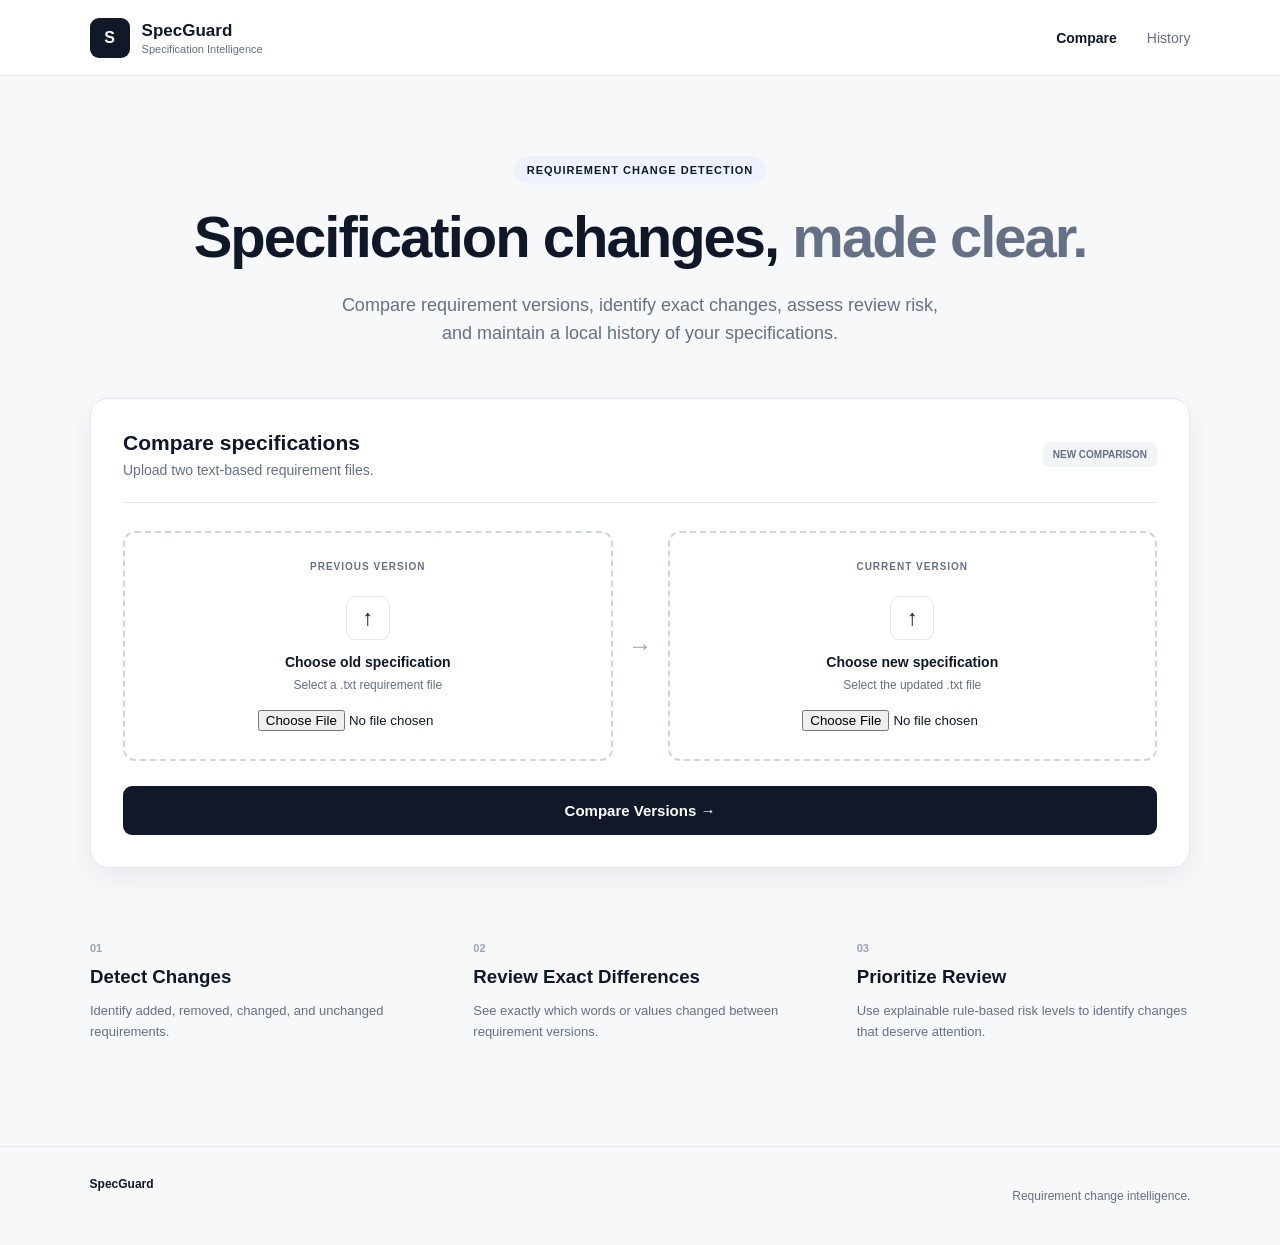
<file: index.html>
<!DOCTYPE html>
<html lang="en">

<head>

    <meta charset="UTF-8">
    <meta name="viewport" content="width=device-width, initial-scale=1.0">

    <title>SpecGuard | Requirement Change Detection & Analysis</title>

    <meta
        name="description"
        content="SpecGuard compares software requirement versions, detects added, removed, changed and unchanged requirements, highlights exact differences, and provides explainable rule-based review priorities."
    >

    <meta
        name="keywords"
        content="SpecGuard, requirement change detection, requirements engineering, specification comparison, software requirements, change analysis"
    >

    <meta name="author" content="Rochishna Boddireddy">
    <meta name="robots" content="index, follow">

    <link
        rel="canonical"
        href="https://rboddire-source.github.io/SpecGuard/"
    >

    <meta property="og:type" content="website">
    <meta
        property="og:title"
        content="SpecGuard | Requirement Change Detection & Analysis"
    >
    <meta
        property="og:description"
        content="Compare software requirement versions, identify exact changes, and prioritize review using transparent rule-based analysis."
    >
    <meta
        property="og:url"
        content="https://rboddire-source.github.io/SpecGuard/"
    >
    <meta property="og:site_name" content="SpecGuard">

    <script type="application/ld+json">
    {
        "@context": "https://schema.org",
        "@type": "SoftwareApplication",
        "name": "SpecGuard",
        "url": "https://rboddire-source.github.io/SpecGuard/",
        "applicationCategory": "DeveloperApplication",
        "operatingSystem": "Web",
        "description": "A requirement change detection tool that compares software specification versions, identifies exact differences, and provides explainable rule-based review priorities.",
        "author": {
            "@type": "Person",
            "name": "Rochishna Boddireddy"
        },
        "codeRepository": "https://github.com/rboddire-source/SpecGuard"
    }
    </script>

    <link rel="stylesheet" href="static/style.css">

</head>

<body>

<nav class="navbar">
    <a href="#" class="brand" onclick="showComparePage(); return false;">
        <div class="brand-icon">S</div>

        <div>
            <span class="brand-name">SpecGuard</span>
            <span class="brand-tagline">
                Specification Intelligence
            </span>
        </div>
    </a>

    <div class="nav-links">
        <a
            href="#"
            id="compareNav"
            class="active"
            onclick="showComparePage(); return false;"
        >
            Compare
        </a>

        <a
            href="#"
            id="historyNav"
            onclick="showHistoryPage(); return false;"
        >
            History
        </a>
    </div>
</nav>


<main>

    <!-- =====================================================
         COMPARE PAGE
    ====================================================== -->

    <div id="comparePage">

        <section class="hero">

            <div class="hero-badge">
                REQUIREMENT CHANGE DETECTION
            </div>

            <h1>
                Specification changes,
                <span>made clear.</span>
            </h1>

            <p>
                Compare requirement versions, identify exact changes,
                assess review risk, and maintain a local history
                of your specifications.
            </p>

        </section>


        <section class="comparison-card">

            <div class="card-header">

                <div>
                    <h2>Compare specifications</h2>

                    <p>
                        Upload two text-based requirement files.
                    </p>
                </div>

                <div class="step">
                    NEW COMPARISON
                </div>

            </div>


            <form id="comparisonForm">

                <div class="upload-grid">

                    <label class="upload-panel">

                        <span class="file-label">
                            PREVIOUS VERSION
                        </span>

                        <div class="upload-icon">↑</div>

                        <strong>
                            Choose old specification
                        </strong>

                        <span class="upload-description">
                            Select a .txt requirement file
                        </span>

                        <input
                            type="file"
                            id="oldFile"
                            accept=".txt"
                            required
                        >

                    </label>


                    <div class="arrow">
                        →
                    </div>


                    <label class="upload-panel">

                        <span class="file-label">
                            CURRENT VERSION
                        </span>

                        <div class="upload-icon">↑</div>

                        <strong>
                            Choose new specification
                        </strong>

                        <span class="upload-description">
                            Select the updated .txt file
                        </span>

                        <input
                            type="file"
                            id="newFile"
                            accept=".txt"
                            required
                        >

                    </label>

                </div>


                <button
                    class="compare-button"
                    type="submit"
                >
                    Compare Versions
                    <span>→</span>
                </button>

            </form>

        </section>


        <section class="features">

            <div>
                <span>01</span>

                <h3>Detect Changes</h3>

                <p>
                    Identify added, removed, changed,
                    and unchanged requirements.
                </p>
            </div>


            <div>
                <span>02</span>

                <h3>Review Exact Differences</h3>

                <p>
                    See exactly which words or values changed
                    between requirement versions.
                </p>
            </div>


            <div>
                <span>03</span>

                <h3>Prioritize Review</h3>

                <p>
                    Use explainable rule-based risk levels
                    to identify changes that deserve attention.
                </p>
            </div>

        </section>

    </div>


    <!-- =====================================================
         RESULTS PAGE
    ====================================================== -->

    <div id="resultsPage" style="display: none;">

        <section class="page-heading">

            <div>
                <div class="hero-badge">
                    COMPARISON COMPLETE
                </div>

                <h1>
                    Specification changes
                </h1>

                <p>
                    Review the differences detected between
                    the previous and current versions.
                </p>
            </div>


            <button
                class="secondary-button"
                onclick="showComparePage()"
            >
                + New Comparison
            </button>

        </section>


        <section class="summary">

            <div>
                <strong id="changedCount">0</strong>
                <span>Changed</span>
            </div>

            <div>
                <strong id="addedCount">0</strong>
                <span>Added</span>
            </div>

            <div>
                <strong id="removedCount">0</strong>
                <span>Removed</span>
            </div>

            <div>
                <strong id="unchangedCount">0</strong>
                <span>Unchanged</span>
            </div>

        </section>


        <section class="results-card">

            <div class="card-header">

                <div>
                    <h2>Change details</h2>

                    <p id="comparisonFileNames">
                        Previous and current requirements
                        shown side-by-side.
                    </p>
                </div>

            </div>


            <div class="table-wrapper">

                <table>

                    <thead>
                        <tr>
                            <th>Status</th>
                            <th>Previous Requirement</th>
                            <th>Current Requirement</th>
                            <th>Detected Change</th>
                            <th>Risk Analysis</th>
                        </tr>
                    </thead>

                    <tbody id="resultsBody">
                    </tbody>

                </table>

            </div>

        </section>


        <div class="bottom-actions">

            <button
                class="secondary-button"
                onclick="showComparePage()"
            >
                Compare Another Version
            </button>


            <div class="result-actions">

                <button
                    class="secondary-button"
                    onclick="downloadCurrentCSV()"
                >
                    Download CSV
                </button>


                <button
                    class="primary-link button-link"
                    onclick="showHistoryPage()"
                >
                    View History →
                </button>

            </div>

        </div>

    </div>


    <!-- =====================================================
         HISTORY PAGE
    ====================================================== -->

    <div id="historyPage" style="display: none;">

        <section class="page-heading">

            <div>
                <div class="hero-badge">
                    AUDIT TRAIL
                </div>

                <h1>
                    Comparison history
                </h1>

                <p>
                    Review specification comparisons saved
                    in this browser.
                </p>
            </div>


            <button
                class="secondary-button"
                onclick="showComparePage()"
            >
                + New Comparison
            </button>

        </section>


        <section class="results-card">

            <div class="card-header">

                <div>
                    <h2>
                        Previous comparisons
                    </h2>

                    <p>
                        History is stored locally in
                        your browser.
                    </p>
                </div>

            </div>


            <div class="table-wrapper">

                <table>

                    <thead>
                        <tr>
                            <th>ID</th>
                            <th>Previous File</th>
                            <th>Current File</th>
                            <th>Changed</th>
                            <th>Added</th>
                            <th>Removed</th>
                            <th>Unchanged</th>
                            <th>Created</th>
                            <th></th>
                        </tr>
                    </thead>

                    <tbody id="historyBody">
                    </tbody>

                </table>

            </div>

        </section>

    </div>

</main>


<footer>
    <span>SpecGuard</span>

    <p>
        Requirement change intelligence.
    </p>
</footer>


<script>

const SIMILARITY_THRESHOLD = 0.55;

const SECURITY_KEYWORDS = [
    "password",
    "authentication",
    "login",
    "session",
    "permission",
    "access"
];

let currentComparison = null;


/*
    Normalized Levenshtein similarity for the
    browser-based GitHub Pages version.
*/
function similarity(text1, text2) {

    const a = text1.toLowerCase().trim();
    const b = text2.toLowerCase().trim();

    if (a === b) {
        return 1;
    }

    const matrix = [];

    for (let i = 0; i <= b.length; i++) {
        matrix[i] = [i];
    }

    for (let j = 0; j <= a.length; j++) {
        matrix[0][j] = j;
    }

    for (let i = 1; i <= b.length; i++) {

        for (let j = 1; j <= a.length; j++) {

            if (
                b.charAt(i - 1) ===
                a.charAt(j - 1)
            ) {

                matrix[i][j] =
                    matrix[i - 1][j - 1];

            } else {

                matrix[i][j] = Math.min(
                    matrix[i - 1][j - 1] + 1,
                    matrix[i][j - 1] + 1,
                    matrix[i - 1][j] + 1
                );
            }
        }
    }

    const distance =
        matrix[b.length][a.length];

    const maxLength =
        Math.max(a.length, b.length);

    if (maxLength === 0) {
        return 1;
    }

    return 1 - (distance / maxLength);
}


/*
    Word-level change analysis.

    Uses a longest-common-subsequence table to
    identify words/values that were removed and added.
*/
function getChangeDetails(oldText, newText) {

    const oldWords =
        oldText.trim().split(/\s+/);

    const newWords =
        newText.trim().split(/\s+/);

    const rows =
        oldWords.length + 1;

    const columns =
        newWords.length + 1;

    const dp = Array.from(
        { length: rows },
        () => Array(columns).fill(0)
    );


    for (let i = 1; i < rows; i++) {

        for (let j = 1; j < columns; j++) {

            if (
                oldWords[i - 1] ===
                newWords[j - 1]
            ) {

                dp[i][j] =
                    dp[i - 1][j - 1] + 1;

            } else {

                dp[i][j] =
                    Math.max(
                        dp[i - 1][j],
                        dp[i][j - 1]
                    );
            }
        }
    }


    const removed = [];
    const added = [];

    let i = oldWords.length;
    let j = newWords.length;


    while (i > 0 && j > 0) {

        if (
            oldWords[i - 1] ===
            newWords[j - 1]
        ) {

            i--;
            j--;

        } else if (
            dp[i - 1][j] >=
            dp[i][j - 1]
        ) {

            removed.unshift(
                oldWords[i - 1]
            );

            i--;

        } else {

            added.unshift(
                newWords[j - 1]
            );

            j--;
        }
    }


    while (i > 0) {

        removed.unshift(
            oldWords[i - 1]
        );

        i--;
    }


    while (j > 0) {

        added.unshift(
            newWords[j - 1]
        );

        j--;
    }


    return {
        removed: removed,
        added: added
    };
}


/*
    Explainable rule-based risk analysis.

    This is a review-priority heuristic.
    It is not a prediction that a requirement is
    objectively dangerous.
*/
function analyzeRisk(result) {

    if (result.status === "UNCHANGED") {

        return {
            level: "NONE",
            reason:
                "Requirement did not change."
        };
    }


    if (result.status === "ADDED") {

        return {
            level: "MEDIUM",
            reason:
                "A new requirement was added."
        };
    }


    if (result.status === "REMOVED") {

        return {
            level: "HIGH",
            reason:
                "An existing requirement was removed."
        };
    }


    if (result.status === "CHANGED") {

        const newRequirement =
            (result.new || "")
                .toLowerCase();

        const securitySensitive =
            SECURITY_KEYWORDS.some(
                keyword =>
                    newRequirement.includes(
                        keyword
                    )
            );


        if (securitySensitive) {

            return {
                level: "HIGH",
                reason:
                    "Security-sensitive requirement was changed."
            };
        }


        return {
            level: "MEDIUM",
            reason:
                "Requirement was changed."
        };
    }


    return {
        level: "UNKNOWN",
        reason:
            "Unsupported comparison status."
    };
}


/*
    Compare two arrays of requirements.

    Pass 1:
    Match exact requirements.

    Pass 2:
    Match sufficiently similar requirements.

    Pass 3:
    Mark unmatched new requirements as added.
*/
function compareRequirements(
    oldRequirements,
    newRequirements
) {

    const results = [];

    const matchedNew = new Set();
    const matchedOld = new Set();


    /*
        PASS 1:
        Exact matches
    */
    oldRequirements.forEach(
        (oldRequirement, oldIndex) => {

            for (
                let newIndex = 0;
                newIndex < newRequirements.length;
                newIndex++
            ) {

                if (
                    matchedNew.has(newIndex)
                ) {
                    continue;
                }


                if (
                    oldRequirement.trim() ===
                    newRequirements[newIndex].trim()
                ) {

                    const result = {
                        status: "UNCHANGED",
                        old: oldRequirement,
                        new:
                            newRequirements[newIndex],
                        similarity: 1,
                        changes: {
                            removed: [],
                            added: []
                        }
                    };

                    result.risk =
                        analyzeRisk(result);

                    results.push(result);

                    matchedOld.add(
                        oldIndex
                    );

                    matchedNew.add(
                        newIndex
                    );

                    break;
                }
            }
        }
    );


    /*
        PASS 2:
        Similar requirements
    */
    oldRequirements.forEach(
        (oldRequirement, oldIndex) => {

            if (
                matchedOld.has(oldIndex)
            ) {
                return;
            }


            let bestScore = 0;
            let bestNewIndex = null;


            newRequirements.forEach(
                (
                    newRequirement,
                    newIndex
                ) => {

                    if (
                        matchedNew.has(
                            newIndex
                        )
                    ) {
                        return;
                    }


                    const score =
                        similarity(
                            oldRequirement,
                            newRequirement
                        );


                    if (
                        score > bestScore
                    ) {

                        bestScore =
                            score;

                        bestNewIndex =
                            newIndex;
                    }
                }
            );


            if (
                bestNewIndex !== null &&
                bestScore >=
                    SIMILARITY_THRESHOLD
            ) {

                const newRequirement =
                    newRequirements[
                        bestNewIndex
                    ];


                const result = {
                    status: "CHANGED",
                    old: oldRequirement,
                    new: newRequirement,
                    similarity:
                        Number(
                            bestScore.toFixed(2)
                        ),
                    changes:
                        getChangeDetails(
                            oldRequirement,
                            newRequirement
                        )
                };


                result.risk =
                    analyzeRisk(result);


                results.push(result);

                matchedNew.add(
                    bestNewIndex
                );

            } else {

                const result = {
                    status: "REMOVED",
                    old: oldRequirement,
                    new: null,
                    similarity: 0,
                    changes: {
                        removed: [],
                        added: []
                    }
                };


                result.risk =
                    analyzeRisk(result);


                results.push(result);
            }
        }
    );


    /*
        PASS 3:
        Remaining new requirements
    */
    newRequirements.forEach(
        (
            newRequirement,
            newIndex
        ) => {

            if (
                !matchedNew.has(
                    newIndex
                )
            ) {

                const result = {
                    status: "ADDED",
                    old: null,
                    new: newRequirement,
                    similarity: 0,
                    changes: {
                        removed: [],
                        added: []
                    }
                };


                result.risk =
                    analyzeRisk(result);


                results.push(result);
            }
        }
    );


    return results;
}


function buildSummary(results) {

    return {

        changed:
            results.filter(
                result =>
                    result.status ===
                    "CHANGED"
            ).length,

        added:
            results.filter(
                result =>
                    result.status ===
                    "ADDED"
            ).length,

        removed:
            results.filter(
                result =>
                    result.status ===
                    "REMOVED"
            ).length,

        unchanged:
            results.filter(
                result =>
                    result.status ===
                    "UNCHANGED"
            ).length
    };
}


function parseRequirements(text) {

    return text
        .split(/\r?\n/)
        .map(
            line =>
                line.trim()
        )
        .filter(
            line =>
                line.length > 0
        );
}


function escapeHTML(value) {

    if (
        value === null ||
        value === undefined
    ) {
        return "—";
    }


    const div =
        document.createElement(
            "div"
        );

    div.textContent =
        String(value);

    return div.innerHTML;
}


function getDetectedChange(result) {

    if (
        result.status === "CHANGED"
    ) {

        const removed =
            result.changes?.removed
                ?.join(" ") || "—";

        const added =
            result.changes?.added
                ?.join(" ") || "—";


        return (
            removed +
            " → " +
            added
        );
    }


    if (
        result.status === "ADDED"
    ) {
        return "New requirement";
    }


    if (
        result.status === "REMOVED"
    ) {
        return "Requirement removed";
    }


    return "No change";
}


/*
    Support old history entries created before
    risk/change-detail analysis was introduced.
*/
function enrichResult(result) {

    const enriched = {
        ...result
    };


    if (
        !enriched.changes
    ) {

        if (
            enriched.status ===
                "CHANGED" &&
            enriched.old &&
            enriched.new
        ) {

            enriched.changes =
                getChangeDetails(
                    enriched.old,
                    enriched.new
                );

        } else {

            enriched.changes = {
                removed: [],
                added: []
            };
        }
    }


    if (
        !enriched.risk
    ) {

        enriched.risk =
            analyzeRisk(
                enriched
            );
    }


    return enriched;
}


/*
    FORM SUBMISSION
*/
document
    .getElementById(
        "comparisonForm"
    )
    .addEventListener(
        "submit",
        async function(event) {

            event.preventDefault();


            const oldFile =
                document
                    .getElementById(
                        "oldFile"
                    )
                    .files[0];


            const newFile =
                document
                    .getElementById(
                        "newFile"
                    )
                    .files[0];


            if (
                !oldFile ||
                !newFile
            ) {

                alert(
                    "Please select both specification files."
                );

                return;
            }


            if (
                !oldFile.name
                    .toLowerCase()
                    .endsWith(".txt") ||
                !newFile.name
                    .toLowerCase()
                    .endsWith(".txt")
            ) {

                alert(
                    "Only .txt files are supported."
                );

                return;
            }


            const oldText =
                await oldFile.text();

            const newText =
                await newFile.text();


            const oldRequirements =
                parseRequirements(
                    oldText
                );

            const newRequirements =
                parseRequirements(
                    newText
                );


            if (
                oldRequirements.length === 0 ||
                newRequirements.length === 0
            ) {

                alert(
                    "Specification files cannot be empty."
                );

                return;
            }


            const results =
                compareRequirements(
                    oldRequirements,
                    newRequirements
                );


            const summary =
                buildSummary(
                    results
                );


            currentComparison = {

                id: Date.now(),

                oldFilename:
                    oldFile.name,

                newFilename:
                    newFile.name,

                createdAt:
                    new Date()
                        .toLocaleString(),

                summary:
                    summary,

                results:
                    results
            };


            saveHistory(
                currentComparison
            );


            renderResults(
                currentComparison
            );


            showResultsPage();
        }
    );


function renderResults(comparison) {

    document
        .getElementById(
            "changedCount"
        )
        .textContent =
            comparison
                .summary
                .changed;


    document
        .getElementById(
            "addedCount"
        )
        .textContent =
            comparison
                .summary
                .added;


    document
        .getElementById(
            "removedCount"
        )
        .textContent =
            comparison
                .summary
                .removed;


    document
        .getElementById(
            "unchangedCount"
        )
        .textContent =
            comparison
                .summary
                .unchanged;


    document
        .getElementById(
            "comparisonFileNames"
        )
        .textContent =
            comparison.oldFilename +
            " → " +
            comparison.newFilename;


    const body =
        document.getElementById(
            "resultsBody"
        );


    body.innerHTML = "";


    comparison.results =
        comparison.results.map(
            enrichResult
        );


    comparison.results.forEach(
        result => {

            const row =
                document.createElement(
                    "tr"
                );


            const detectedChange =
                getDetectedChange(
                    result
                );


            const riskLevel =
                result.risk?.level ||
                "UNKNOWN";


            const riskReason =
                result.risk?.reason ||
                "Risk analysis unavailable.";


            row.innerHTML = `

                <td>
                    <span class="status-badge ${result.status.toLowerCase()}">
                        ${escapeHTML(result.status)}
                    </span>
                </td>

                <td>
                    ${escapeHTML(result.old)}
                </td>

                <td>
                    ${escapeHTML(result.new)}
                </td>

                <td>
                    <div class="change-detail">
                        ${escapeHTML(detectedChange)}
                    </div>
                </td>

                <td>
                    <div class="risk-analysis">

                        <span class="risk-badge ${riskLevel.toLowerCase()}">
                            ${escapeHTML(riskLevel)}
                        </span>

                        <div class="risk-reason">
                            ${escapeHTML(riskReason)}
                        </div>

                    </div>
                </td>
            `;


            body.appendChild(
                row
            );
        }
    );
}


/*
    HISTORY
*/
function getHistory() {

    try {

        return JSON.parse(
            localStorage.getItem(
                "specguardHistory"
            )
        ) || [];

    } catch (error) {

        return [];
    }
}


function saveHistory(comparison) {

    const history =
        getHistory();


    history.unshift(
        comparison
    );


    /*
        Keep the most recent 50 comparisons
        so browser storage does not grow forever.
    */
    const limitedHistory =
        history.slice(
            0,
            50
        );


    localStorage.setItem(
        "specguardHistory",
        JSON.stringify(
            limitedHistory
        )
    );
}


function renderHistory() {

    const history =
        getHistory();


    const body =
        document.getElementById(
            "historyBody"
        );


    body.innerHTML = "";


    if (
        history.length === 0
    ) {

        body.innerHTML = `
            <tr>
                <td colspan="9">
                    No comparisons have been saved yet.
                </td>
            </tr>
        `;

        return;
    }


    history.forEach(
        (comparison, index) => {

            const row =
                document.createElement(
                    "tr"
                );


            row.innerHTML = `

                <td>
                    #${history.length - index}
                </td>

                <td>
                    ${escapeHTML(
                        comparison.oldFilename
                    )}
                </td>

                <td>
                    ${escapeHTML(
                        comparison.newFilename
                    )}
                </td>

                <td>
                    ${comparison.summary.changed}
                </td>

                <td>
                    ${comparison.summary.added}
                </td>

                <td>
                    ${comparison.summary.removed}
                </td>

                <td>
                    ${comparison.summary.unchanged}
                </td>

                <td>
                    ${escapeHTML(
                        comparison.createdAt
                    )}
                </td>

                <td>
                    <button
                        class="primary-link button-link"
                        onclick="openHistory(${comparison.id})"
                    >
                        View →
                    </button>
                </td>
            `;


            body.appendChild(
                row
            );
        }
    );
}


function openHistory(id) {

    const history =
        getHistory();


    const comparison =
        history.find(
            item =>
                item.id === id
        );


    if (!comparison) {
        return;
    }


    /*
        Old browser history may not contain the
        new changes/risk properties, so enrich it
        when opened.
    */
    comparison.results =
        comparison.results.map(
            enrichResult
        );


    currentComparison =
        comparison;


    renderResults(
        comparison
    );


    showResultsPage();
}


/*
    CSV REPORT
*/
function downloadCurrentCSV() {

    if (
        !currentComparison
    ) {
        return;
    }


    currentComparison.results =
        currentComparison.results.map(
            enrichResult
        );


    const rows = [

        [
            "SpecGuard Comparison Report"
        ],

        [
            "Previous File",
            currentComparison.oldFilename
        ],

        [
            "Current File",
            currentComparison.newFilename
        ],

        [
            "Created",
            currentComparison.createdAt
        ],

        [],

        [
            "Status",
            "Previous Requirement",
            "Current Requirement",
            "Similarity",
            "Detected Change",
            "Risk Level",
            "Risk Reason"
        ]
    ];


    currentComparison.results.forEach(
        result => {

            rows.push([

                result.status,

                result.old || "",

                result.new || "",

                result.similarity,

                getDetectedChange(
                    result
                ),

                result.risk?.level ||
                    "UNKNOWN",

                result.risk?.reason ||
                    "Risk analysis unavailable."
            ]);
        }
    );


    const csv =
        rows
            .map(
                row =>
                    row
                        .map(
                            csvEscape
                        )
                        .join(",")
            )
            .join("\n");


    const blob =
        new Blob(
            [csv],
            {
                type:
                    "text/csv;charset=utf-8;"
            }
        );


    const url =
        URL.createObjectURL(
            blob
        );


    const link =
        document.createElement(
            "a"
        );


    link.href =
        url;


    link.download =
        "specguard_comparison.csv";


    document.body.appendChild(
        link
    );


    link.click();


    document.body.removeChild(
        link
    );


    URL.revokeObjectURL(
        url
    );
}


function csvEscape(value) {

    const text =
        String(
            value ?? ""
        );


    return (
        '"' +
        text.replace(
            /"/g,
            '""'
        ) +
        '"'
    );
}


/*
    NAVIGATION
*/
function hidePages() {

    document
        .getElementById(
            "comparePage"
        )
        .style.display =
            "none";


    document
        .getElementById(
            "resultsPage"
        )
        .style.display =
            "none";


    document
        .getElementById(
            "historyPage"
        )
        .style.display =
            "none";


    document
        .getElementById(
            "compareNav"
        )
        .classList.remove(
            "active"
        );


    document
        .getElementById(
            "historyNav"
        )
        .classList.remove(
            "active"
        );
}


function showComparePage() {

    hidePages();


    document
        .getElementById(
            "comparePage"
        )
        .style.display =
            "block";


    document
        .getElementById(
            "compareNav"
        )
        .classList.add(
            "active"
        );


    window.scrollTo(
        0,
        0
    );
}


function showResultsPage() {

    hidePages();


    document
        .getElementById(
            "resultsPage"
        )
        .style.display =
            "block";


    document
        .getElementById(
            "compareNav"
        )
        .classList.add(
            "active"
        );


    window.scrollTo(
        0,
        0
    );
}


function showHistoryPage() {

    hidePages();


    renderHistory();


    document
        .getElementById(
            "historyPage"
        )
        .style.display =
            "block";


    document
        .getElementById(
            "historyNav"
        )
        .classList.add(
            "active"
        );


    window.scrollTo(
        0,
        0
    );
}

</script>

</body>
</html>
</file>
<file: static/style.css>
* {
    box-sizing: border-box;
}

body {
    margin: 0;
    background: #f7f8fa;
    color: #101828;
    font-family: Arial, Helvetica, sans-serif;
}

/* NAVIGATION */

.navbar {
    height: 76px;
    padding: 0 7%;
    background: white;
    border-bottom: 1px solid #e4e7ec;
    display: flex;
    align-items: center;
    justify-content: space-between;
}

.brand {
    display: flex;
    align-items: center;
    gap: 12px;
    text-decoration: none;
    color: #101828;
}

.brand-icon {
    width: 40px;
    height: 40px;
    background: #111827;
    color: white;
    border-radius: 9px;
    display: flex;
    align-items: center;
    justify-content: center;
    font-weight: bold;
}

.brand-name {
    display: block;
    font-size: 17px;
    font-weight: bold;
}

.brand-tagline {
    display: block;
    margin-top: 2px;
    color: #667085;
    font-size: 11px;
}

.nav-links {
    display: flex;
    gap: 30px;
}

.nav-links a {
    color: #667085;
    text-decoration: none;
    font-size: 14px;
}

.nav-links a:hover,
.nav-links a.active {
    color: #101828;
    font-weight: 600;
}

/* MAIN */

main {
    width: 90%;
    max-width: 1100px;
    margin: auto;
}

/* HERO */

.hero {
    text-align: center;
    padding: 80px 20px 50px;
}

.hero-badge {
    display: inline-block;
    background: #eef2ff;
    padding: 8px 13px;
    border-radius: 20px;
    font-size: 11px;
    font-weight: bold;
    letter-spacing: 1px;
    margin-bottom: 22px;
}

.hero h1 {
    margin: 0;
    font-size: 58px;
    line-height: 1.08;
    letter-spacing: -2px;
}

.hero h1 span {
    color: #667085;
}

.hero p {
    max-width: 620px;
    margin: 22px auto 0;
    color: #667085;
    font-size: 18px;
    line-height: 1.6;
}

/* COMPARISON CARD */

.comparison-card {
    background: white;
    border: 1px solid #e4e7ec;
    border-radius: 18px;
    padding: 32px;
    box-shadow: 0 10px 30px rgba(16, 24, 40, 0.06);
}

.card-header {
    display: flex;
    justify-content: space-between;
    align-items: center;
    padding-bottom: 24px;
    border-bottom: 1px solid #e4e7ec;
}

.card-header h2 {
    margin: 0 0 7px;
    font-size: 21px;
}

.card-header p {
    margin: 0;
    color: #667085;
    font-size: 14px;
}

.step {
    background: #f2f4f7;
    color: #667085;
    padding: 7px 10px;
    border-radius: 6px;
    font-size: 10px;
    font-weight: bold;
}

/* FILE UPLOAD */

.upload-grid {
    display: grid;
    grid-template-columns: 1fr 55px 1fr;
    align-items: center;
    margin-top: 28px;
}

.upload-panel {
    min-height: 230px;
    padding: 28px;
    border: 2px dashed #d0d5dd;
    border-radius: 12px;
    display: flex;
    flex-direction: column;
    align-items: center;
    justify-content: center;
    cursor: pointer;
}

.upload-panel:hover {
    border-color: #667085;
    background: #fafafa;
}

.file-label {
    color: #667085;
    font-size: 10px;
    font-weight: bold;
    letter-spacing: 1px;
    margin-bottom: 24px;
}

.upload-icon {
    width: 44px;
    height: 44px;
    border: 1px solid #e4e7ec;
    border-radius: 9px;
    display: flex;
    align-items: center;
    justify-content: center;
    margin-bottom: 14px;
    font-size: 22px;
}

.upload-panel strong {
    font-size: 14px;
}

.upload-description {
    color: #667085;
    font-size: 12px;
    margin: 8px 0 18px;
}

.upload-panel input {
    max-width: 220px;
}

.arrow {
    text-align: center;
    color: #98a2b3;
    font-size: 24px;
}

/* BUTTON */

.compare-button {
    width: 100%;
    margin-top: 25px;
    padding: 16px;
    border: none;
    border-radius: 9px;
    background: #111827;
    color: white;
    font-size: 15px;
    font-weight: bold;
    cursor: pointer;
}

.compare-button:hover {
    background: #344054;
}

/* FEATURES */

.features {
    display: grid;
    grid-template-columns: repeat(3, 1fr);
    gap: 50px;
    margin: 70px 0 90px;
}

.features span {
    color: #98a2b3;
    font-size: 11px;
    font-weight: bold;
}

.features h3 {
    margin: 10px 0 8px;
}

.features p {
    color: #667085;
    font-size: 13px;
    line-height: 1.6;
}

/* FOOTER */

footer {
    padding: 30px 7%;
    border-top: 1px solid #e4e7ec;
    display: flex;
    justify-content: space-between;
    color: #667085;
    font-size: 12px;
}

footer span {
    color: #101828;
    font-weight: bold;
}

/* MOBILE */

@media (max-width: 700px) {
    .hero h1 {
        font-size: 42px;
    }

    .upload-grid {
        grid-template-columns: 1fr;
        gap: 15px;
    }

    .arrow {
        transform: rotate(90deg);
    }

    .features {
        grid-template-columns: 1fr;
    }
}
.result-actions {
    display: flex;
    align-items: center;
    gap: 20px;
}

@media (max-width: 700px) {
    .result-actions {
        align-items: flex-start;
        flex-direction: column;
    }
}
button.secondary-button,
button.primary-link {
    font-family: inherit;
    cursor: pointer;
}

.button-link {
    border: none;
    background: transparent;
}
/* =========================================================
   CHANGE DETAIL
========================================================= */

.change-detail {
    display: inline-block;
    padding: 7px 10px;
    background: #f2f4f7;
    border: 1px solid #e4e7ec;
    border-radius: 7px;
    color: #344054;
    font-size: 12px;
    font-weight: 600;
    white-space: nowrap;
}


/* =========================================================
   RISK ANALYSIS
========================================================= */

.risk-analysis {
    min-width: 150px;
}

.risk-badge {
    display: inline-block;
    padding: 5px 9px;
    border-radius: 20px;
    font-size: 10px;
    font-weight: 700;
    letter-spacing: 0.6px;
    margin-bottom: 6px;
}

/* High review priority */

.risk-badge.high {
    background: #fee4e2;
    color: #b42318;
    border: 1px solid #fecdca;
}

/* Medium review priority */

.risk-badge.medium {
    background: #fef0c7;
    color: #b54708;
    border: 1px solid #fedf89;
}

/* No review risk */

.risk-badge.none {
    background: #ecfdf3;
    color: #027a48;
    border: 1px solid #abefc6;
}

/* Fallback */

.risk-badge.unknown {
    background: #f2f4f7;
    color: #475467;
    border: 1px solid #d0d5dd;
}

.risk-reason {
    max-width: 210px;
    color: #667085;
    font-size: 11px;
    line-height: 1.45;
}


/* =========================================================
   RESULTS TABLE
========================================================= */

.results-card table {
    width: 100%;
    border-collapse: collapse;
}

.results-card th {
    padding: 13px 15px;
    background: #f9fafb;
    color: #667085;
    border-bottom: 1px solid #e4e7ec;
    text-align: left;
    font-size: 11px;
    font-weight: 700;
    letter-spacing: 0.3px;
    white-space: nowrap;
}

.results-card td {
    padding: 16px 15px;
    border-bottom: 1px solid #eaecf0;
    color: #344054;
    font-size: 13px;
    line-height: 1.5;
    vertical-align: top;
}

.results-card tbody tr:hover {
    background: #fcfcfd;
}

.table-wrapper {
    overflow-x: auto;
}


/* =========================================================
   STATUS BADGES
========================================================= */

.status-badge {
    display: inline-block;
    padding: 5px 8px;
    border-radius: 6px;
    font-size: 10px;
    font-weight: 700;
    letter-spacing: 0.4px;
}

.status-badge.changed {
    background: #fff4e5;
    color: #b54708;
}

.status-badge.added {
    background: #ecfdf3;
    color: #027a48;
}

.status-badge.removed {
    background: #fef3f2;
    color: #b42318;
}

.status-badge.unchanged {
    background: #f2f4f7;
    color: #475467;
}


/* =========================================================
   RESULTS PAGE LAYOUT
========================================================= */

.page-heading {
    display: flex;
    justify-content: space-between;
    align-items: flex-end;
    gap: 30px;
    padding: 65px 0 30px;
}

.page-heading h1 {
    margin: 8px 0 8px;
    font-size: 38px;
}

.page-heading p {
    margin: 0;
    color: #667085;
}

.summary {
    display: grid;
    grid-template-columns: repeat(4, 1fr);
    gap: 14px;
    margin-bottom: 25px;
}

.summary > div {
    background: white;
    border: 1px solid #e4e7ec;
    border-radius: 10px;
    padding: 20px;
}

.summary strong {
    display: block;
    margin-bottom: 5px;
    font-size: 26px;
}

.summary span {
    color: #667085;
    font-size: 12px;
}

.results-card {
    background: white;
    border: 1px solid #e4e7ec;
    border-radius: 14px;
    overflow: hidden;
    box-shadow: 0 6px 20px rgba(16, 24, 40, 0.04);
}

.results-card .card-header {
    padding: 24px;
}

.bottom-actions {
    display: flex;
    justify-content: space-between;
    align-items: center;
    gap: 20px;
    margin: 25px 0 70px;
}

.secondary-button {
    padding: 11px 15px;
    background: white;
    color: #344054;
    border: 1px solid #d0d5dd;
    border-radius: 8px;
    font-weight: 600;
    cursor: pointer;
}

.secondary-button:hover {
    background: #f9fafb;
}

.primary-link {
    color: #101828;
    font-weight: 600;
    text-decoration: none;
}


/* =========================================================
   RESULTS MOBILE
========================================================= */

@media (max-width: 700px) {

    .page-heading {
        align-items: flex-start;
        flex-direction: column;
    }

    .summary {
        grid-template-columns: repeat(2, 1fr);
    }

    .bottom-actions {
        align-items: flex-start;
        flex-direction: column;
    }

    .change-detail {
        white-space: normal;
    }
}
</file>
